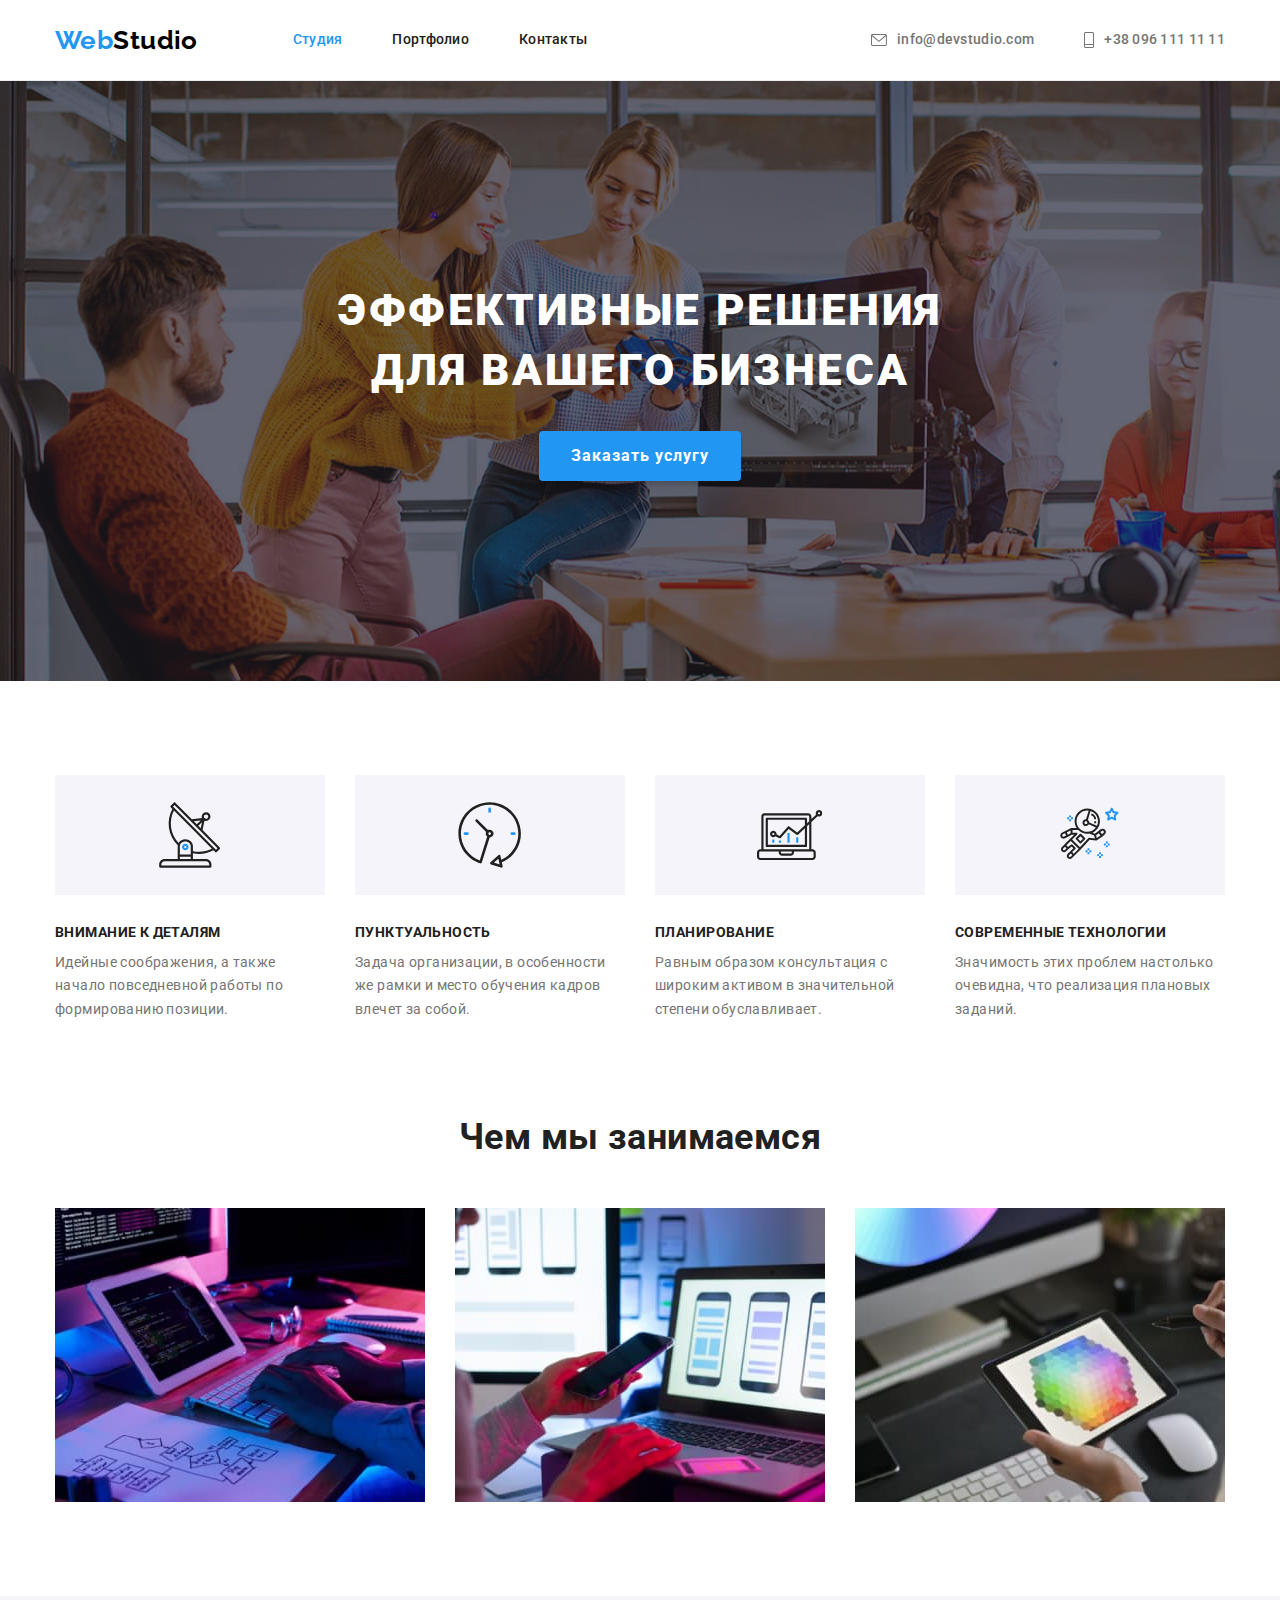
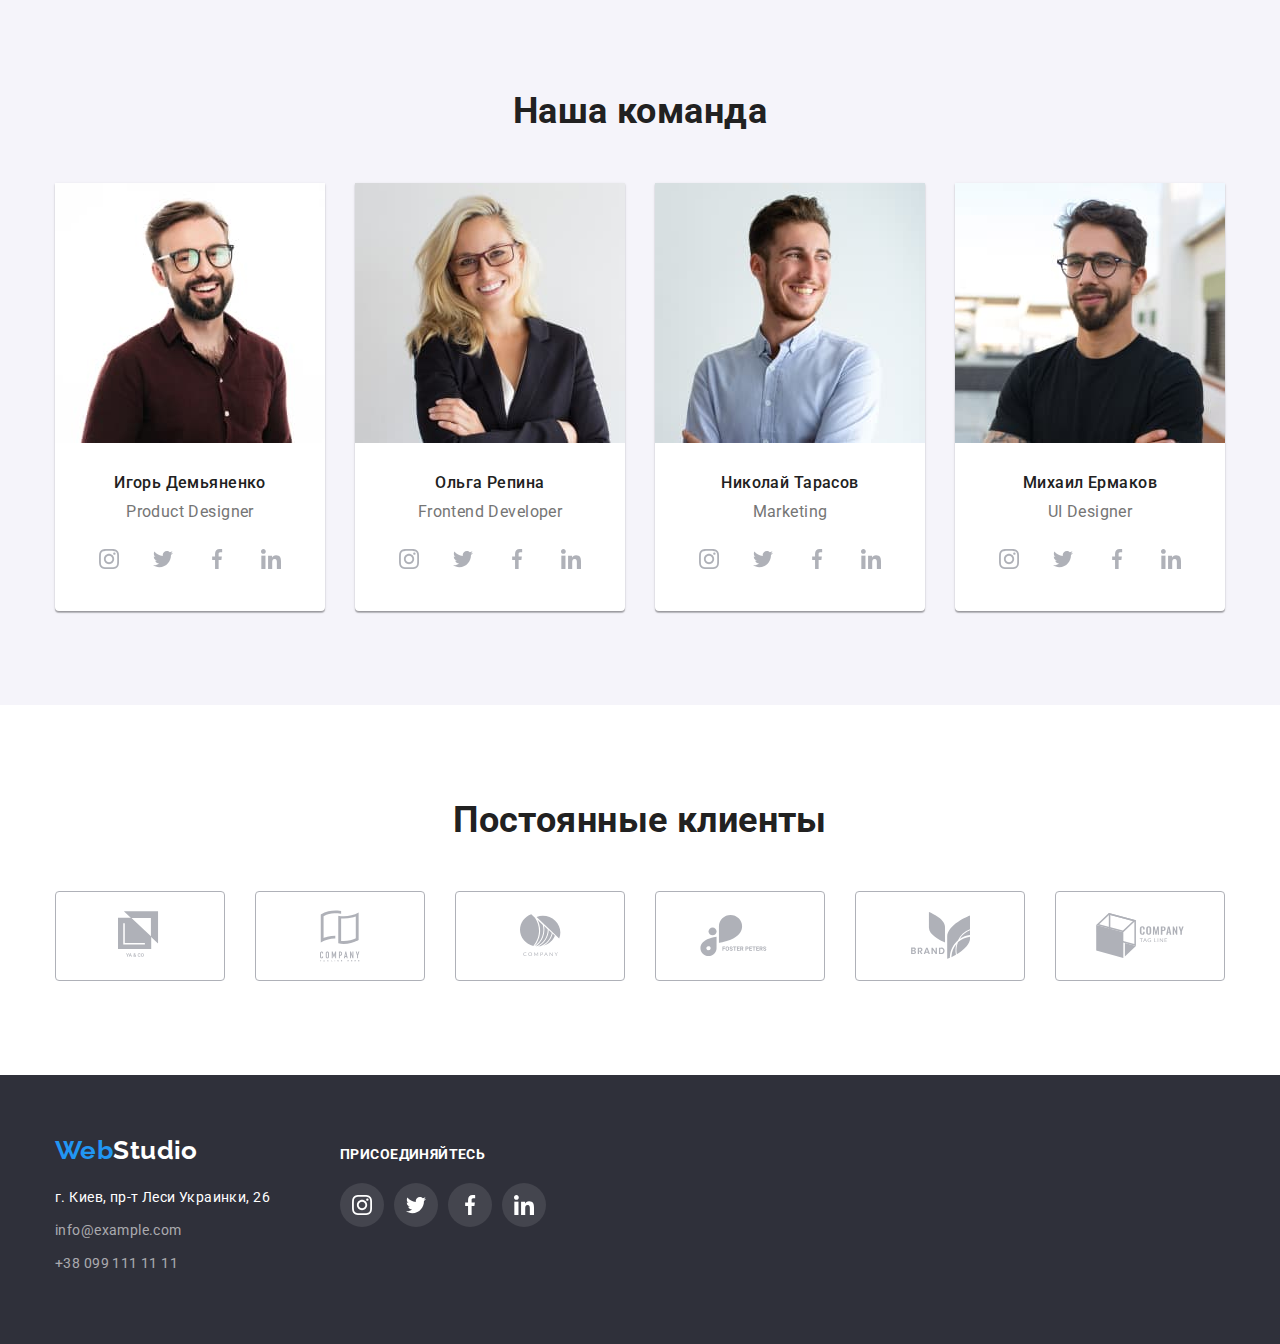
<file: index.html>
<!DOCTYPE html>
<html lang="ru">

<head>
  <meta charset="UTF-8">
  <meta http-equiv="X-UA-Compatible" content="IE=edge">
  <meta name="viewport" content="width=device-width, initial-scale=1.0">
  <title>WebStudio</title>
  <!-- fonts -->
  <link rel="preconnect" href="https://fonts.gstatic.com">
  <link href="https://fonts.googleapis.com/css2?family=Raleway:wght@700&family=Roboto:wght@400;500;700;900&display=swap" rel="stylesheet">
  <!-- normalize.css -->
  <link rel="stylesheet" href="https://cdnjs.cloudflare.com/ajax/libs/modern-normalize/0.2.0/modern-normalize.css">
  <!-- style css -->
  <link rel="stylesheet" href="./css/styles.css">
</head>

<body>
  <!-- header -->
  <header class="page-header">
    <!-- container -->
    <div class="container header-nav">
      <!-- nav -->
      <nav class="main-nav">
        <!-- logo -->
        <a class="logo link" href="./index.html">
          Web<span class="logo--dark">Studio</span>
        </a>
        <!-- site navigation -->
        <ul class="list nav-list">
          <li class="nav-item">
            <a class="link nav-link nav-link--active" href="./index.html">Студия</a>
          </li>
          <li class="nav-item">
            <a class="link nav-link" href="./portfolio.html">Портфолио</a>
          </li>
          <li class="nav-item">
            <a class="link nav-link" href="">Контакты</a>
          </li>
        </ul>
        <!-- /site navigation -->
      </nav>
      <!-- /nav -->
      <!-- contacts -->
      <ul class="list contacts-list">
        <li class="contacts-item">
          <a class="link contacts-link" href="mailto:info@devstudio.com">
            <svg class="icon contacts-icon" width="16" height="12">
              <use href="./images/icons/symbol-defs.svg#icon-mail"></use>
            </svg>
            info@devstudio.com
          </a>
        </li>
        <li class="contacts-item">
          <a class="link contacts-link" href="tel:+380961111111">
            <svg class="icon contacts-icon" width="10" height="16">
              <use href="./images/icons/symbol-defs.svg#icon-phone"></use>
            </svg>
            +38 096 111 11 11
          </a>
        </li>
      </ul>
      <!-- /contacts -->
    </div>
    <!-- /container -->
  </header>
  <!-- /header -->
  <!-- main -->
  <main>
    <!-- Hero Section -->
    <section class="hero">
      <div class="hero-content">
        <h1 class="hero-title">Эффективные решения для вашего бизнеса</h1>
        <button class="btn hero-btn" type="button">Заказать услугу</button>
      </div>
    </section>
    <!-- /Hero Section -->
    <!-- Benefits Section -->
    <section class="section benefits">
      <div class="container">
        <!-- ! h2 should be hidden -->
        <h2 class="visually-hidden">Преимущества работы с нами</h2>
        <ul class="list benefits-list">
          <li class="benefits-item">
            <div class="benefits-icon-box">
              <svg class="icon" width="65.32" height="70">
                <use href="./images/icons/symbol-defs.svg#icon-benefits-antenna"></use>
              </svg>
            </div>
            <h3 class="benefits-title">Внимание к деталям</h3>
            <p>Идейные соображения, а также начало повседневной работы по формированию позиции.</p>
          </li>
          <li class="benefits-item">
            <div class="benefits-icon-box">
              <svg class="icon" width="65.32" height="70">
                <use href="./images/icons/symbol-defs.svg#icon-benefits-clock"></use>
              </svg>
            </div>
            <h3 class="benefits-title">Пунктуальность</h3>
            <p>Задача организации, в особенности же рамки и место обучения кадров влечет за собой.</p>
          </li>
          <li class="benefits-item">
            <div class="benefits-icon-box">
              <svg class="icon" width="65.32" height="70">
                <use href="./images/icons/symbol-defs.svg#icon-benefits-diagram"></use>
              </svg>
            </div>
            <h3 class="benefits-title">Планирование</h3>
            <p>Равным образом консультация с широким активом в значительной степени обуславливает.</p>
          </li>
          <li class="benefits-item">
            <div class="benefits-icon-box">
              <svg class="icon" width="65.32" height="70">
                <use href="./images/icons/symbol-defs.svg#icon-benefits-astronaut"></use>
              </svg>
            </div>
            <h3 class="benefits-title">Современные технологии</h3>
            <p>Значимость этих проблем настолько очевидна, что реализация плановых заданий.</p>
          </li>
        </ul>
      </div>
    </section>
    <!-- /Benefits Section -->
    <!-- Services Section -->
    <section class="section services">
      <div class="container">
        <h2 class="section-title ">Чем мы занимаемся</h2>
        <ul class="list services-list">
          <li class="services-item">
            <img src="./images/services/img-1.jpg" alt="Разработка эффектвных решений с нуля" width="370" height="294">
          </li>
          <li class="services-item">
            <img src="./images/services/img-2.jpg" alt="Создание мобильных приложений" width="370" height="294">
          </li>
          <li class="services-item">
            <img src="./images/services/img-3.jpg" alt="Современные стандарты проектирования" width="370" height="294">
          </li>
        </ul>
      </div>
    </section>
    <!-- /Services Section -->
    <!-- Team Section -->
    <section class="section team">
      <div class="container">
        <h2 class="section-title">Наша команда</h2>
        <ul class="team-list list">
          <li class="team-item">
            <img src="./images/team/team-1.jpg" alt="Игорь Демьяненко" width="270" height="260">
            <div class="teammate-info">
              <h3 class="teammate-name">Игорь Демьяненко</h3>
              <p class="teammate-position" lang="en">Product Designer</p>
              <ul class="list social-icons">
                <li class="social-icons-item">
                  <a href="" class="link social-icons-link">
                    <svg class="social-icon" width="20" height="20" aria-label="Instagram button">
                      <use href="./images/icons/symbol-defs.svg#icon-socials-instagram"></use>
                    </svg>
                  </a>
                </li>
                <li class="social-icons-item">
                  <a href="" class="link social-icons-link">
                    <svg class="social-icon" width="20" height="20" aria-label="Twitter Button">
                      <use href="./images/icons/symbol-defs.svg#icon-socials-twitter"></use>
                    </svg>
                  </a>
                </li>
                <li class="social-icons-item">
                  <a href="" class="link social-icons-link">
                    <svg class="social-icon" width="20" height="20" aria-label="Facebook Button">
                      <use href="./images/icons/symbol-defs.svg#icon-socials-facebook"></use>
                    </svg>
                  </a>
                </li>
                <li class="social-icons-item">
                  <a href="" class="link social-icons-link">
                    <svg class="social-icon" width="20" height="20" aria-label="LinkedIn Button">
                      <use href="./images/icons/symbol-defs.svg#icon-socials-linkedin"></use>
                    </svg>
                  </a>
                </li>
              </ul>
            </div>
          </li>
          <li class="team-item">
            <img src="./images/team/team-2.jpg" alt="Ольга Репина" width="270" height="260">
            <div class="teammate-info">
              <h3 class="teammate-name"> Ольга Репина</h3>
              <p class="teammate-position" lang="en">Frontend Developer</p>
              <ul class="list social-icons">
                <li class="social-icons-item">
                  <a href="" class="link social-icons-link">
                    <svg class="social-icon" width="20" height="20" aria-label="Instagram button">
                      <use href="./images/icons/symbol-defs.svg#icon-socials-instagram"></use>
                    </svg>
                  </a>
                </li>
                <li class="social-icons-item">
                  <a href="" class="link social-icons-link">
                    <svg class="social-icon" width="20" height="20" aria-label="Twitter Button">
                      <use href="./images/icons/symbol-defs.svg#icon-socials-twitter"></use>
                    </svg>
                  </a>
                </li>
                <li class="social-icons-item">
                  <a href="" class="link social-icons-link">
                    <svg class="social-icon" width="20" height="20" aria-label="Facebook Button">
                      <use href="./images/icons/symbol-defs.svg#icon-socials-facebook"></use>
                    </svg>
                  </a>
                </li>
                <li class="social-icons-item">
                  <a href="" class="link social-icons-link">
                    <svg class="social-icon" width="20" height="20" aria-label="LinkedIn Button">
                      <use href="./images/icons/symbol-defs.svg#icon-socials-linkedin"></use>
                    </svg>
                  </a>
                </li>
              </ul>
            </div>
          </li>
          <li class="team-item">
            <img src="./images/team/team-3.jpg" alt="Николай Тарасов" width="270" height="260">
            <div class="teammate-info">
              <h3 class="teammate-name">Николай Тарасов</h3>
              <p class="teammate-position" lang="en">Marketing</p>
              <ul class="list social-icons">
                <li class="social-icons-item">
                  <a href="" class="link social-icons-link">
                    <svg class="social-icon" width="20" height="20" aria-label="Instagram Button">
                      <use href="./images/icons/symbol-defs.svg#icon-socials-instagram"></use>
                    </svg>
                  </a>
                </li>
                <li class="social-icons-item">
                  <a href="" class="link social-icons-link">
                    <svg class="social-icon" width="20" height="20" aria-label="Twitter Button">
                      <use href="./images/icons/symbol-defs.svg#icon-socials-twitter"></use>
                    </svg>
                  </a>
                </li>
                <li class="social-icons-item">
                  <a href="" class="link social-icons-link">
                    <svg class="social-icon" width="20" height="20" aria-label="Facebook Button">
                      <use href="./images/icons/symbol-defs.svg#icon-socials-facebook"></use>
                    </svg>
                  </a>
                </li>
                <li class="social-icons-item">
                  <a href="" class="link social-icons-link">
                    <svg class="social-icon" width="20" height="20" aria-label="LinkedIn Button">
                      <use href="./images/icons/symbol-defs.svg#icon-socials-linkedin"></use>
                    </svg>
                  </a>
                </li>
              </ul>
            </div>
          </li>
          <li class="team-item">
            <img src="./images/team/team-4.jpg" alt="Михаил Ермаков" width="270" height="260">
            <div class="teammate-info">
              <h3 class="teammate-name">Михаил Ермаков</h3>
              <p class="teammate-position" lang="en">UI Designer</p>
              <ul class="list social-icons">
                <li class="social-icons-item">
                  <a href="" class="link social-icons-link">
                    <svg class="social-icon" width="20" height="20" aria-label="Instagram Button">
                      <use href="./images/icons/symbol-defs.svg#icon-socials-instagram"></use>
                    </svg>
                  </a>
                </li>
                <li class="social-icons-item">
                  <a href="" class="link social-icons-link">
                    <svg class="social-icon" width="20" height="20" aria-label="Twitter Button">
                      <use href="./images/icons/symbol-defs.svg#icon-socials-twitter"></use>
                    </svg>
                  </a>
                </li>
                <li class="social-icons-item">
                  <a href="" class="link social-icons-link">
                    <svg class="social-icon" width="20" height="20" aria-label="Facebook Button">
                      <use href="./images/icons/symbol-defs.svg#icon-socials-facebook"></use>
                    </svg>
                  </a>
                </li>
                <li class="social-icons-item">
                  <a href="" class="link social-icons-link">
                    <svg class="social-icon" width="20" height="20" aria-label="LinkedIn Button">
                      <use href="./images/icons/symbol-defs.svg#icon-socials-linkedin"></use>
                    </svg>
                  </a>
                </li>
              </ul>
            </div>
          </li>
        </ul>
      </div>
    </section>
    <!-- /Team Section -->
    <!-- Clients Section -->
    <section class="section clients">
      <div class="container">
        <h2 class="section-title">Постоянные клиенты</h2>
        <ul class="list clients-list">
          <li class="clients-item">
            <a href="" class="link clients-link">
              <svg class="clients-icon" width="44.27" height="49.23">
                <use href="./images/icons/symbol-defs.svg#icon-clients-logo-1"></use>
              </svg>
            </a>
          </li>
          <li class="clients-item">
            <a href="" class="link clients-link">
              <svg class="clients-icon" width="40" height="52">
                <use href="./images/icons/symbol-defs.svg#icon-clients-logo-2"></use>
              </svg>
            </a>
          </li>
          <li class="clients-item">
            <a href="" class="link clients-link">
              <svg class="clients-icon" width="41" height="42.6">
                <use href="./images/icons/symbol-defs.svg#icon-clients-logo-3"></use>
              </svg>
            </a>
          </li>
          <li class="clients-item">
            <a href="" class="link clients-link">
              <svg class="clients-icon" width="79.66" height="42.02">
                <use href="./images/icons/symbol-defs.svg#icon-clients-logo-4"></use>
              </svg>
            </a>
          </li>
          <li class="clients-item">
            <a href="" class="link clients-link">
              <svg class="clients-icon" width="59" height="47">
                <use href="./images/icons/symbol-defs.svg#icon-clients-logo-5"></use>
              </svg>
            </a>
          </li>
          <li class="clients-item">
            <a href="" class="link clients-link">
              <svg class="clients-icon" width="88.48" height="45.44">
                <use href="./images/icons/symbol-defs.svg#icon-clients-logo-6"></use>
              </svg>
            </a>
          </li>
        </ul>
      </div>
    </section>
    <!-- /Clients Section -->
  </main>
  <!-- footer-->
  <footer class="page-footer">
    <div class="container footer-container">
      <!-- company address -->
      <div class="company-address">
        <!-- company logo. In Header & Footer is the same-->
        <a class="logo link" href="./index.html">
          Web<span class="logo--light">Studio</span>
        </a>
        <address>
          <ul class="list address-list">
            <li class="address-item">
              <a class="link location" href=" https://goo.gl/maps/Z7eTmiZsE94p95589" target="_blank" rel="noreferrer noopener">г. Киев, пр-т Леси Украинки, 26</a>
            </li>
            <li class="address-item">
              <a class="link email" href="mailto:info@example.com">info@example.com</a>
            </li>
            <li class="address-item">
              <a class="link tel" href="tel:+380991111111">+38 099 111 11 11</a>
            </li>
          </ul>
        </address>
      </div>
      <!-- social list -->
      <div>
        <h2 class="footer-title">Присоединяйтесь</h2>
        <ul class="list social-icons">
          <li class="social-icons-item">
            <a href="" class="link social-icons-link footer-social-icons-link">
              <svg class="footer-social-icon" width="20" height="20">
                <use href="./images/icons/symbol-defs.svg#icon-socials-instagram"></use>
              </svg>
            </a>
          </li>
          <li class="social-icons-item">
            <a href="" class="link social-icons-link footer-social-icons-link">
              <svg class="footer-social-icon" width="20" height="20">
                <use href="./images/icons/symbol-defs.svg#icon-socials-twitter"></use>
              </svg>
            </a>
          </li>
          <li class="social-icons-item">
            <a href="" class="link social-icons-link footer-social-icons-link">
              <svg class="footer-social-icon" width="20" height="20">
                <use href="./images/icons/symbol-defs.svg#icon-socials-facebook"></use>
              </svg>
            </a>
          </li>
          <li class="social-icons-item">
            <a href="" class="link social-icons-link footer-social-icons-link">
              <svg class="footer-social-icon" width="20" height="20">
                <use href="./images/icons/symbol-defs.svg#icon-socials-linkedin"></use>
              </svg>
            </a>
          </li>
        </ul>
      </div>
      <!-- subscription-form -->
      <!-- <div class="subscription"></div> -->
    </div>
  </footer>
  <!-- /footer -->
</body>

</html>
</file>
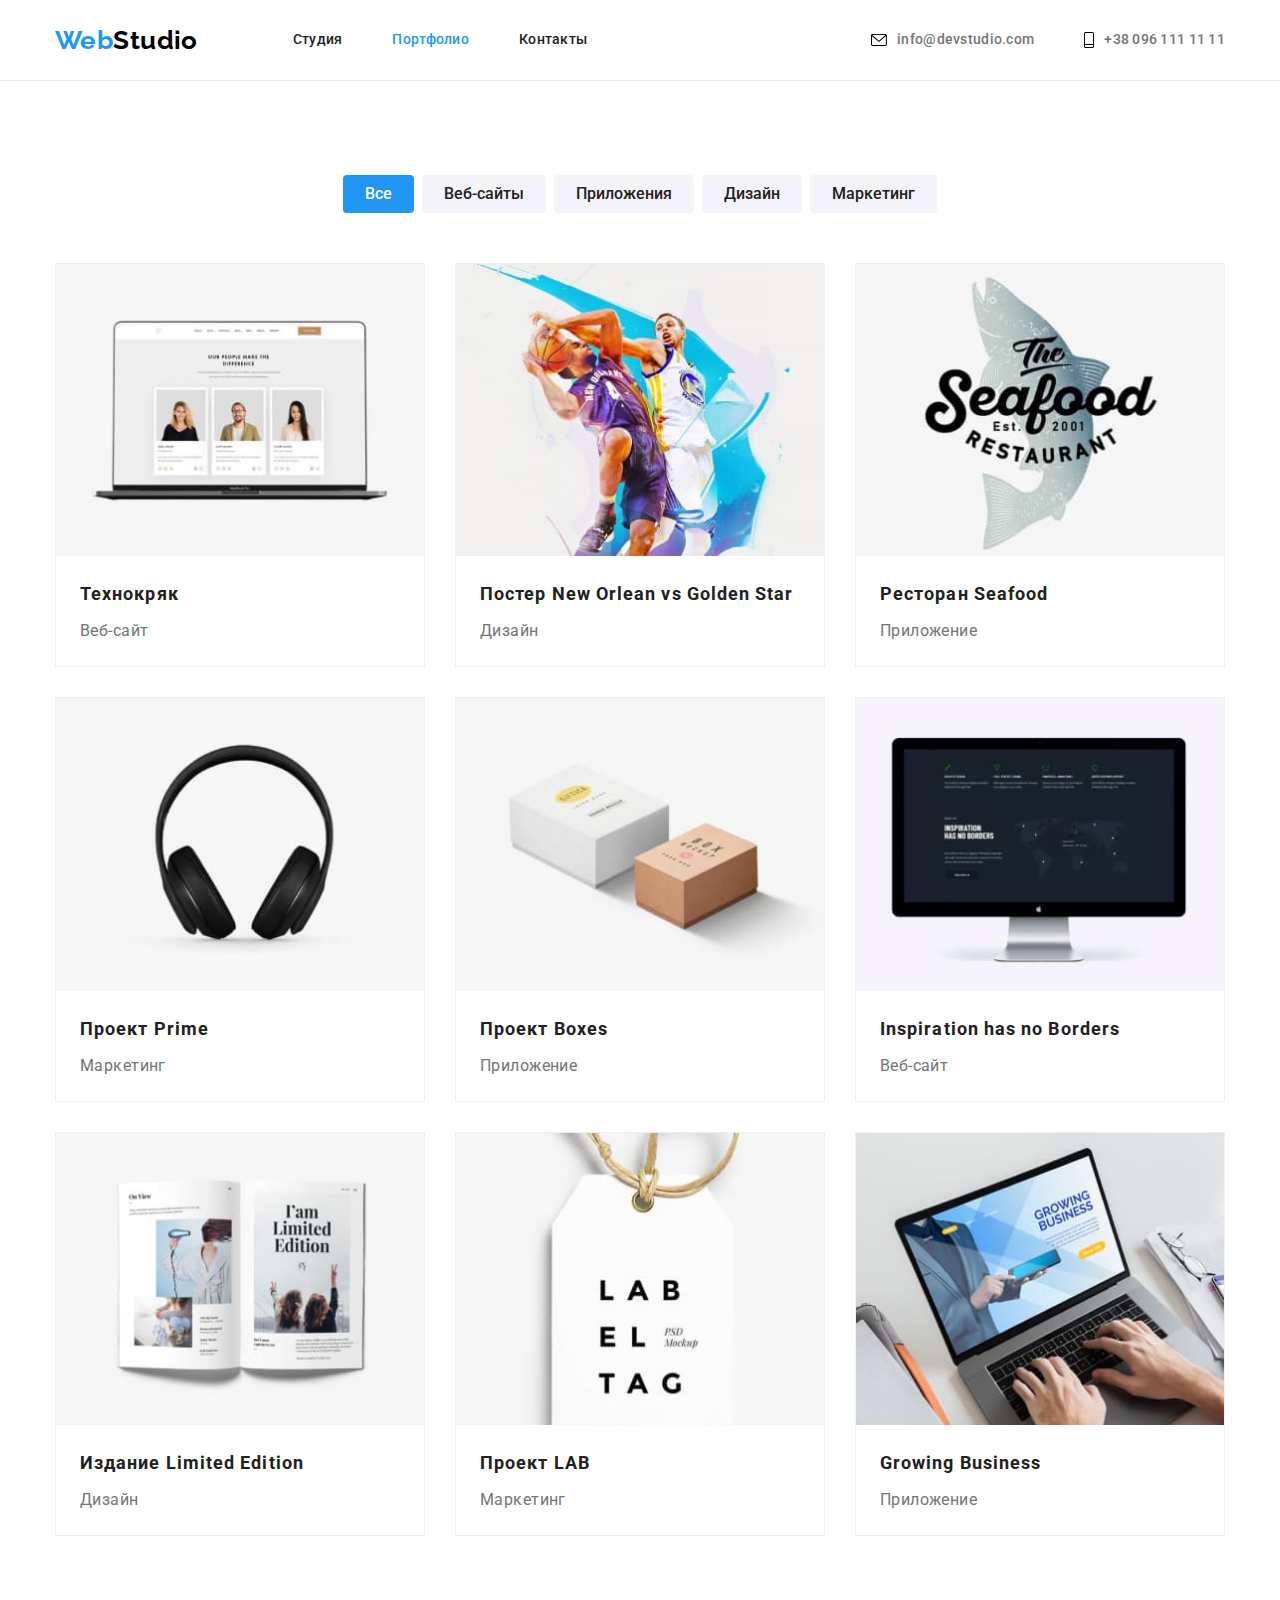
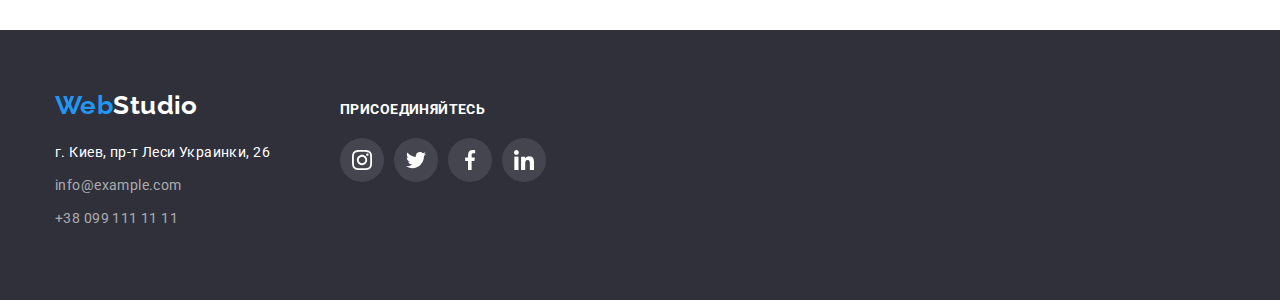
<file: portfolio.html>
<!DOCTYPE html>
<html lang="ru">

<head>
  <meta charset="UTF-8">
  <meta http-equiv="X-UA-Compatible" content="IE=edge">
  <meta name="viewport" content="width=device-width, initial-scale=1.0">
  <title>WebStudio Portfolio</title>
  <!-- fonts -->
  <link rel="preconnect" href="https://fonts.gstatic.com">
  <link href="https://fonts.googleapis.com/css2?family=Raleway:wght@700&family=Roboto:wght@400;500;700;900&display=swap" rel="stylesheet">
  <!-- normalize.css -->
  <link rel="stylesheet" href="https://cdnjs.cloudflare.com/ajax/libs/modern-normalize/0.2.0/modern-normalize.css">
  <!-- style css -->
  <link rel="stylesheet" href="./css/styles.css">
</head>

<body>
  <!-- header -->
  <header class="page-header">
    <!-- container -->
    <div class="container header-nav">
      <!-- nav -->
      <nav class="main-nav">
        <!-- logo -->
        <a class="logo link" href="./index.html">
          Web<span class="logo--dark">Studio</span>
        </a>
        <!-- site navigation -->
        <ul class="list nav-list">
          <li class="nav-item">
            <a class="link nav-link" href="./index.html">Студия</a>
          </li>
          <li class="nav-item">
            <a class="link nav-link nav-link--active" href="./portfolio.html">Портфолио</a>
          </li>
          <li class="nav-item">
            <a class="link nav-link" href="">Контакты</a>
          </li>
        </ul>
        <!-- /site navigation -->
      </nav>
      <!-- /nav -->
      <!-- contacts -->
      <ul class="list contacts-list">
        <li class="contacts-item">
          <a class="link contacts-link" href="mailto:info@devstudio.com">
            <svg class="icon" width="16" height="12">
              <use href="./images/icons/symbol-defs.svg#icon-mail"></use>
            </svg>
            info@devstudio.com
          </a>
        </li>
        <li class="contacts-item">
          <a class="link contacts-link" href="tel:+380961111111">
            <svg class="icon" width="10" height="16">
              <use href="./images/icons/symbol-defs.svg#icon-phone"></use>
            </svg>
            +38 096 111 11 11
          </a>
        </li>
      </ul>
      <!-- /contacts -->
    </div>
    <!-- /container -->
  </header>
  <!-- /header -->
  <!-- main -->
  <main>
    <section class="section">
      <div class="container">
        <!-- !h1 should be hidden -->
        <h1 class="visually-hidden">Портфолио</h1>
        <!-- filter -->
        <ul class="list filter-list">
          <li class="filter-item"><button class="filter-btn filter-btn--active" type="button">Все</button></li>
          <li class="filter-item"><button class="filter-btn" type="button">Веб-сайты</button></li>
          <li class="filter-item"><button class="filter-btn" type="button">Приложения</button></li>
          <li class="filter-item"><button class="filter-btn" type="button">Дизайн</button></li>
          <li class="filter-item"><button class="filter-btn" type="button">Маркетинг</button></li>
        </ul>
        <!-- /filter -->
        <!-- gallery -->
        <ul class="list gallery-list">
          <li class="gallery-item">
            <a class="link" href="">
              <img src="./images/portfolio/img-1.jpg" width="370" height="294" alt="Веб-сайт Технокряк">
              <div class="gallery-item__desc">
                <h2 class="gallery-item__title">Технокряк</h2>
                <p class="gallery-item__type">Веб-сайт</p>
                <!-- <p class="portfolio-item__desc">Технокряк это современная площадка распространения коронавируса. Компании используют эту платформу для цифрового шпионажа и атак на защищённые сервера конкурентов.</p> -->
              </div>
            </a>
          </li>
          <li class="gallery-item">
            <a class="link" href="">
              <img src="./images/portfolio/img-2.jpg" width="370" height="294" alt="Баскетбольный постер">
              <div class="gallery-item__desc">
                <h2 class="gallery-item__title">Постер New Orlean vs Golden Star</h2>
                <p class="gallery-item__type">Дизайн</p>
                <!-- <p class="portfolio-item__desc">Технокряк это современная площадка распространения коронавируса. Компании используют эту платформу для цифрового шпионажа и атак на защищённые сервера конкурентов.</p> -->
              </div>
            </a>
          </li>
          <li class="gallery-item">
            <a class="link" href="">
              <img src="./images/portfolio/img-3.jpg" width="370" height="294" alt="Символ ресторана">
              <div class="gallery-item__desc">
                <h2 class="gallery-item__title">Ресторан Seafood</h2>
                <p class="gallery-item__type">Приложение</p>
                <!-- <p class="portfolio-item__desc">Технокряк это современная площадка распространения коронавируса. Компании используют эту платформу для цифрового шпионажа и атак на защищённые сервера конкурентов.</p> -->
              </div>
            </a>
          </li>
          <li class="gallery-item">
            <a class="link" href="">
              <img src="./images/portfolio/img-4.jpg" width="370" height="294" alt="Наушники">
              <div class="gallery-item__desc">
                <h2 class="gallery-item__title">Проект Prime</h2>
                <p class="gallery-item__type">Маркетинг</p>
                <!-- <p class="portfolio-item__desc">Технокряк это современная площадка распространения коронавируса. Компании используют эту платформу для цифрового шпионажа и атак на защищённые сервера конкурентов.</p> -->
              </div>
            </a>
          </li>
          <li class="gallery-item">
            <a class="link" href="">
              <img src="./images/portfolio/img-5.jpg" width="370" height="294" alt="Коробки">
              <div class="gallery-item__desc">
                <h2 class="gallery-item__title">Проект Boxes</h2>
                <p class="gallery-item__type">Приложение</p>
                <!-- <p class="portfolio-item__desc">Технокряк это современная площадка распространения коронавируса. Компании используют эту платформу для цифрового шпионажа и атак на защищённые сервера конкурентов.</p> -->
              </div>
            </a>
          </li>
          <li class="gallery-item">
            <a class="link" href="">
              <img src="./images/portfolio/img-6.jpg" width="370" height="294" alt="Макет веб-сайта на экране">
              <div class="gallery-item__desc">
                <h2 class="gallery-item__title" lang="en">Inspiration has no Borders</h2>
                <p class="gallery-item__type">Веб-сайт</p>
                <!-- <p class="portfolio-item__desc">Технокряк это современная площадка распространения коронавируса. Компании используют эту платформу для цифрового шпионажа и атак на защищённые сервера конкурентов.</p> -->
              </div>
            </a>
          </li>
          <li class="gallery-item">
            <a class="link" href="">
              <img src="./images/portfolio/img-7.jpg" width="370" height="294" alt="Журнал">
              <div class="gallery-item__desc">
                <h2 class="gallery-item__title">Издание Limited Edition</h2>
                <p class="gallery-item__type">Дизайн</p>
                <!-- <p class="portfolio-item__desc">Технокряк это современная площадка распространения коронавируса. Компании используют эту платформу для цифрового шпионажа и атак на защищённые сервера конкурентов.</p> -->
              </div>
            </a>
          </li>
          <li class="gallery-item">
            <a class="link" href="">
              <img src="./images/portfolio/img-8.jpg" width="370" height="294" alt="Бирка">
              <div class="gallery-item__desc">
                <h2 class="gallery-item__title">Проект LAB</h2>
                <p class="gallery-item__type">Маркетинг</p>
                <!-- <p class="portfolio-item__desc">Технокряк это современная площадка распространения коронавируса. Компании используют эту платформу для цифрового шпионажа и атак на защищённые сервера конкурентов.</p> -->
              </div>
            </a>
          </li>
          <li class="gallery-item">
            <a class="link" href="">
              <img src="./images/portfolio/img-9.jpg" width="370" height="294" alt="Ноутбук с открытым сайтом Growing Business">
              <div class="gallery-item__desc">
                <h2 class="gallery-item__title">Growing Business</h2>
                <p class="gallery-item__type">Приложение</p>
                <!-- <p class="portfolio-item__desc">Технокряк это современная площадка распространения коронавируса. Компании используют эту платформу для цифрового шпионажа и атак на защищённые сервера конкурентов.</p> -->
              </div>
            </a>
          </li>
        </ul>
        <!-- /gallery -->
      </div>
    </section>
  </main>
  <!-- /main -->
  <!-- footer-->
  <footer class="page-footer">
    <div class="container footer-container">
      <!-- company address -->
      <div class="company-address">
        <!-- company logo. In Header & Footer is the same-->
        <a class="logo link" href="./index.html">
          Web<span class="logo--light">Studio</span>
        </a>
        <address>
          <ul class="list address-list">
            <li class="address-item">
              <a class="link location" href=" https://goo.gl/maps/Z7eTmiZsE94p95589" target="_blank" rel="noreferrer noopener">г. Киев, пр-т Леси Украинки, 26</a>
            </li>
            <li class="address-item">
              <a class="link email" href="mailto:info@example.com">info@example.com</a>
            </li>
            <li class="address-item">
              <a class="link tel" href="tel:+380991111111">+38 099 111 11 11</a>
            </li>
          </ul>
        </address>
      </div>
      <!-- social list -->
      <div>
        <h2 class="footer-title">Присоединяйтесь</h2>
        <ul class="list social-icons">
          <li class="social-icons-item">
            <a href="" class="link social-icons-link footer-social-icons-link">
              <svg class="footer-social-icon" width="20" height="20">
                <use href="./images/icons/symbol-defs.svg#icon-socials-instagram"></use>
              </svg>
            </a>
          </li>
          <li class="social-icons-item">
            <a href="" class="link social-icons-link footer-social-icons-link">
              <svg class="footer-social-icon" width="20" height="20">
                <use href="./images/icons/symbol-defs.svg#icon-socials-twitter"></use>
              </svg>
            </a>
          </li>
          <li class="social-icons-item">
            <a href="" class="link social-icons-link footer-social-icons-link">
              <svg class="footer-social-icon" width="20" height="20">
                <use href="./images/icons/symbol-defs.svg#icon-socials-facebook"></use>
              </svg>
            </a>
          </li>
          <li class="social-icons-item">
            <a href="" class="link social-icons-link footer-social-icons-link">
              <svg class="footer-social-icon" width="20" height="20">
                <use href="./images/icons/symbol-defs.svg#icon-socials-linkedin"></use>
              </svg>
            </a>
          </li>
        </ul>
      </div>
      <!-- subscription-form -->
      <!-- <div class="subscription"></div> -->
    </div>
  </footer>
  <!-- /footer -->
</body>

</html>
</file>
<file: css/styles.css>
/* Variables */
:root {
  --main-text-color: #757575;
  --title-text-color: #212121;
  --dark-bg-text-color: #ffffff;
  --address-text-color: rgba(255, 255, 255, 0.6);
  --light-bg-text-color: #000000;
  --social-icons-text-color: #afb1b8;
  --social-icons-bg-color: rgba(255, 255, 255, 0.1);
  --accent-color: #2196f3;
  --main-bg-color: #ffffff;
  --secondary-bg-color: #f5f4fa;
  --dark-bg-color: #2f303a;
}

/* Utility Classes */

body {
  font-family: "Roboto", sans-serif;
  font-size: 14px;
  line-height: 1.71;
  letter-spacing: 0.03em;
  color: var(--main-text-color);
  background-color: var(--main-bg-color);
}

h1,
h2,
h3,
p {
  margin-top: 0;
  margin-bottom: 0;
}

img {
  display: block;
  height: auto;
  max-width: 100%;
}

.list {
  list-style: none;
  margin: 0;
  padding-left: 0;
}

.link {
  text-decoration: none;
  color: inherit;
}

.visually-hidden {
  position: absolute !important;
  clip: rect(1px 1px 1px 1px);
  clip: rect(1px, 1px, 1px, 1px);
  padding: 0 !important;
  border: 0 !important;
  height: 1px !important;
  width: 1px !important;
  overflow: hidden;
}

.container {
  margin-right: auto;
  margin-left: auto;
  padding-right: 15px;
  padding-left: 15px;
  width: 1200px;
  /* outline: 1px solid teal; */
}

.section {
  padding-top: 94px;
  padding-bottom: 94px;
}

.section-title {
  margin-bottom: 50px;
  font-weight: 700;
  font-size: 36px;
  line-height: 1.17;
  text-align: center;
  color: var(--title-text-color);
}

.btn {
  border: none;
  border-radius: 4px;
  box-shadow: 0px 4px 4px rgba(0, 0, 0, 0.15);
  font-weight: 700;
  font-size: 16px;
  line-height: 1.87;
  letter-spacing: 0.06em;
  color: var(--dark-bg-text-color);
  background-color: var(--accent-color);
  cursor: pointer;
}

/* Specific CSS Rulesets */

/* logo */

.logo {
  font-family: "Raleway", sans-serif;
  font-weight: 700;
  font-size: 26px;
  line-height: 1.19;
  color: var(--accent-color);
}

.logo--dark {
  color: var(--light-bg-text-color);
}

.logo--light {
  color: var(--dark-bg-text-color);
}

/* nav */
.page-header {
  border-bottom: 1px solid #ececec;
}

.header-nav {
  display: flex;
}

.main-nav {
  display: flex;
  align-items: center;
}

.nav-list {
  display: flex;
  margin-left: 95px;
}

.contacts-list {
  display: flex;
  margin-left: auto;
}

.nav-item:not(:last-child),
.contacts-item:not(:last-child) {
  margin-right: 50px;
}

.nav-link,
.contacts-link {
  display: flex;
  align-items: center;
  padding-top: 32px;
  padding-bottom: 32px;
  font-weight: 500;
  line-height: 1.14;
  letter-spacing: 0.02em;
}

.nav-link {
  color: var(--title-text-color);
}

.contacts-link:hover,
.contacts-link:focus,
.nav-link:hover,
.nav-link:focus {
  color: var(--accent-color);
}

.nav-link--active {
  color: var(--accent-color);
}

.contacts-link .icon {
  margin-right: 10px;
}

.contacts-link:hover .icon,
.contacts-link:focus .icon {
  fill: var(--accent-color);
}

.contacts-icon {
  fill: currentColor;
}
/* hero section */

.hero {
  margin-right: auto;
  margin-left: auto;
  padding-top: 200px;
  padding-bottom: 200px;
  max-width: 1600px;
  background-image: linear-gradient(to right, rgba(47, 48, 58, 0.4), rgba(47, 48, 58, 0.4)), url("../images/hero/hero.jpg");
  background-color: var(--dark-bg-color);
}

.hero-content {
  margin-right: auto;
  margin-left: auto;
  max-width: 696px;
  text-align: center;
}

.hero-title {
  margin-bottom: 30px;
  font-weight: 900;
  font-size: 44px;
  line-height: 1.36;
  letter-spacing: 0.06em;
  text-align: center;
  text-transform: uppercase;
  color: var(--dark-bg-text-color);
}

.hero-btn {
  padding: 10px 32px;
}

/* benefits */

.benefits-list {
  display: flex;
  margin-left: -30px;
}

.benefits-item {
  flex-basis: calc((100% - 4 * 30px) / 4);
  margin-left: 30px;
}

.benefits-icon-box {
  display: flex;
  align-items: center;
  justify-content: center;
  margin-bottom: 30px;
  width: 270px;
  height: 120px;
  background-color: var(--secondary-bg-color);
}

.benefits-title {
  margin-bottom: 10px;
  font-weight: 700;
  font-size: 14px;
  line-height: 1.14;
  text-transform: uppercase;
  color: var(--title-text-color);
}

/* services */

.services {
  padding-top: 0;
}

.services-list {
  display: flex;
  justify-content: space-between;
}

/* team section */

.team {
  background-color: var(--secondary-bg-color);
}

.team-list {
  display: flex;
  margin-left: -30px;
}

.team-item {
  flex-basis: calc((100% - 4 * 30px) / 4);
  margin-left: 30px;
  border-radius: 0px 0px 4px 4px;
  box-shadow: 0px 1px 3px rgba(0, 0, 0, 0.12), 0px 1px 1px rgba(0, 0, 0, 0.14), 0px 2px 1px rgba(0, 0, 0, 0.2);
  text-align: center;
  background-color: var(--main-bg-color);
}

.teammate-info {
  padding: 30px 0;
}

.teammate-name {
  margin-bottom: 10px;
  font-weight: 500;
  font-size: 16px;
  line-height: 1.19;
  color: var(--title-text-color);
}

.teammate-position {
  margin-bottom: 16px;
  font-size: 16px;
  line-height: 1.19;
}

.social-icons {
  display: inline-flex;
}

.social-icons-item {
  width: 44px;
  height: 44px;
}

.social-icons-item:not(:last-child) {
  margin-right: 10px;
}

.social-icons-link {
  display: flex;
  align-items: center;
  justify-content: center;
  border-radius: 50%;
  width: 100%;
  height: 100%;
}

.social-icon {
  fill: var(--social-icons-text-color);
}

.social-icons-link:hover,
.social-icons-link:focus {
  background-color: var(--accent-color);
}

.social-icons-link:hover .social-icon,
.social-icons-link:focus .social-icon {
  fill: var(--dark-bg-text-color);
}

/* clients */

.clients-list {
  display: flex;
}

.clients-item {
  width: 170px;
  height: 90px;
}

.clients-item:not(:last-child) {
  margin-right: 30px;
}

.clients-link {
  display: flex;
  align-items: center;
  justify-content: center;
  border: 1px solid var(--social-icons-text-color);
  border-radius: 4px;
  width: 100%;
  height: 100%;
}

.clients-link:hover,
.clients-link:focus {
  border-color: var(--accent-color);
}

.clients-icon {
  fill: var(--social-icons-text-color);
}

.clients-link:hover .clients-icon,
.clients-link:focus .clients-icon {
  fill: var(--accent-color);
}

/* footer */
.page-footer {
  padding-top: 60px;
  padding-bottom: 60px;
  background-color: var(--dark-bg-color);
}

.footer-container {
  display: flex;
  align-items: baseline;
}

.footer-title {
  margin-bottom: 20px;
  font-weight: 700;
  font-size: 14px;
  line-height: 1.14;
  letter-spacing: 0.03em;
  text-transform: uppercase;
  color: var(--dark-bg-text-color);
}

.page-footer .logo {
  display: block;
  margin-bottom: 20px;
}

.company-address {
  margin-right: 70px;
}

.address-item {
  margin-bottom: 9px;
}

.location,
.email,
.tel {
  font-style: normal;
}

.location {
  color: var(--dark-bg-text-color);
}

.email,
.tel {
  color: var(--address-text-color);
}

.location:hover,
.location:focus,
.email:hover,
.tel:hover,
.email:focus,
.tel:focus {
  color: var(--accent-color);
}

.footer-social-icons-link {
  background-color: var(--social-icons-bg-color);
}

.footer-social-icon {
  fill: var(--dark-bg-text-color);
}

/* PORTFOLIO */

/* Filters */

.filter-list {
  display: flex;
  justify-content: center;
  margin-bottom: 50px;
}

.filter-item:not(:last-child) {
  margin-right: 8px;
}

.filter-btn {
  border: none;
  border-radius: 4px;
  padding: 6px 22px;
  font-weight: 500;
  font-size: 16px;
  line-height: 1.63;
  text-align: center;
  color: var(--title-text-color);
  background-color: var(--secondary-bg-color);
  cursor: pointer;
}

.filter-btn--active {
  color: var(--dark-bg-text-color);
  background-color: var(--accent-color);
}

.filter-btn:hover,
.filter-btn:focus {
  color: var(--dark-bg-text-color);
  background-color: var(--accent-color);
  box-shadow: 0px 3px 1px rgba(0, 0, 0, 0.1), 0px 1px 2px rgba(0, 0, 0, 0.08), 0px 2px 2px rgba(0, 0, 0, 0.12);
}

/* gallery */

.gallery-list {
  display: flex;
  flex-wrap: wrap;
  margin-bottom: -30px;
  margin-left: -30px;
}

.gallery-item {
  flex-basis: calc((100% - 3 * 30px) / 3);
  margin-bottom: 30px;
  margin-left: 30px;
  border: 1px solid #eeeeee;
}

.gallery-item-link {
  display: block;
  width: 100%;
  height: 100%;
}

.gallery-item-link:hover,
.gallery-item-link:focus {
  box-shadow: 0px 1px 1px rgba(0, 0, 0, 0.12), 0px 4px 4px rgba(0, 0, 0, 0.06), 1px 4px 6px rgba(0, 0, 0, 0.16);
}

.gallery-item__desc {
  padding: 20px 24px 20px 24px;
}

.gallery-item__title {
  margin-bottom: 4px;
  font-weight: 700;
  font-size: 18px;
  line-height: 2;
  letter-spacing: 0.06em;
  color: var(--title-text-color);
}

.gallery-item__type {
  font-size: 16px;
  line-height: 1.87;
}
</file>
